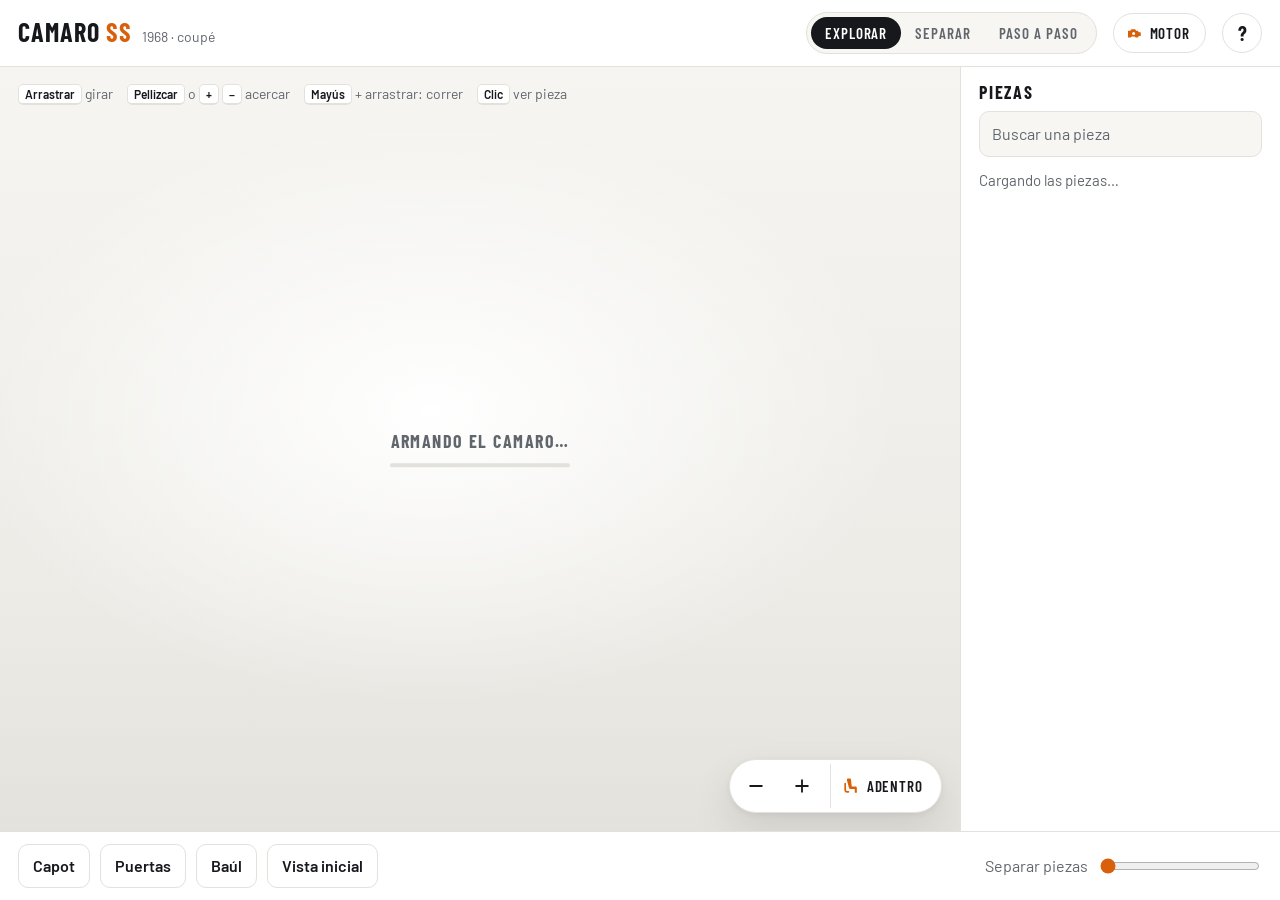
<file: index.html>
<!doctype html>
<html lang="es">
<head>
<meta charset="utf-8">
<meta name="viewport" content="width=device-width, initial-scale=1, viewport-fit=cover">
<title>Camaro SS 1968 · en 3D, pieza por pieza</title>
<meta name="description" content="El Camaro SS 1968 negro en 3D: giralo, abrí el capot, las puertas y el baúl, y tocá cada pieza para ver qué es y qué hace.">
<meta name="theme-color" content="#f3f2ee">
<link rel="preconnect" href="https://fonts.googleapis.com">
<link rel="preconnect" href="https://fonts.gstatic.com" crossorigin>
<link href="https://fonts.googleapis.com/css2?family=Barlow+Condensed:wght@500;600;700&family=Barlow:wght@400;500;600&display=swap" rel="stylesheet">
<link rel="stylesheet" href="css/estilos.css">
<!-- La vista Motor y el motor en marcha (sus módulos también los sumarían solos; acá, para que no salten al cargar) -->
<link rel="stylesheet" href="css/vista-motor.css">
<link rel="stylesheet" href="css/motor-vivo.css">
<!-- Ajustes finos para el celular: va última para ganarle a lo de arriba -->
<link rel="stylesheet" href="css/celular.css">
<!-- Three.js 0.186.1 va copiado en vendor/three (no depende de que ande un servidor de afuera) -->
<link rel="modulepreload" href="vendor/three/build/three.module.js">
<link rel="modulepreload" href="vendor/three/build/three.core.js">
<link rel="preload" href="modelos/carroceria.glb" as="fetch" crossorigin>
<link rel="preload" href="modelos/exterior.glb" as="fetch" crossorigin>
<link rel="preload" href="modelos/motor.glb" as="fetch" crossorigin>
<script type="importmap">
{
  "imports": {
    "three": "./vendor/three/build/three.module.js",
    "three/addons/": "./vendor/three/examples/jsm/"
  }
}
</script>
<script type="module" src="js/app.js"></script>
</head>
<body data-modo="explorar">
<a class="saltar" href="#lista-piezas">Ir a la lista de piezas</a>
<div class="app">
  <header class="barra">
    <div class="marca"><b>Camaro <span>SS</span></b><small>1968 · coupé</small></div>
    <nav class="modos" aria-label="Modo">
      <button type="button" data-modo="explorar" aria-pressed="true">Explorar</button>
      <button type="button" data-modo="separar" aria-pressed="false">Separar</button>
      <button type="button" data-modo="paso" aria-pressed="false">Paso a paso</button>
    </nav>
    <!-- Lo maneja js/modulos/vista-motor.js: saca el motor del auto y lo pone en el soporte de taller -->
    <button type="button" class="vm-boton-motor" data-vista-motor aria-pressed="false" title="Sacar el motor del auto y verlo en el soporte de taller"><svg viewBox="0 0 24 24" width="18" height="18" aria-hidden="true" focusable="false"><path d="M4 9h3l1.5-2h5L15 9h2l1.5 2H21v5h-2.5L17 18h-3l-1-1.5H9L7.5 18H4z" fill="currentColor"/><circle cx="11.5" cy="12.5" r="2" fill="var(--superficie, #fff)"/></svg>Motor</button>
    <button type="button" class="ayuda-boton" id="abrir-ayuda" aria-haspopup="dialog" aria-controls="ayuda" title="Cómo se usa (tecla ?)"><span aria-hidden="true">?</span><span class="solo-lector">Cómo se usa</span></button>
  </header>

  <main class="centro">
    <section class="escena" id="escena" aria-label="El auto en 3D">
      <div class="vista" id="vista">
        <canvas id="lienzo" tabindex="0" aria-label="Camaro SS 1968 en 3D. Con Mayúscula y las flechas lo girás, con las flechas lo corrés, con más y menos te acercás y con la A lo ves por adentro. Las piezas también se eligen desde la lista." aria-describedby="pista"></canvas>
        <div class="pista" id="pista"><span><kbd>Arrastrar</kbd> girar</span><span><kbd>Pellizcar</kbd> o <kbd>+</kbd> <kbd>−</kbd> acercar</span><span><kbd>Mayús</kbd> + arrastrar: correr</span><span><kbd>Clic</kbd> ver pieza</span></div>
        <div class="zoom" role="group" aria-label="Cámara">
          <button type="button" class="zoom-boton" id="alejar" title="Alejar (tecla −)"><svg viewBox="0 0 24 24" width="20" height="20" aria-hidden="true" focusable="false"><path d="M5 12h14" stroke="currentColor" stroke-width="2.2" stroke-linecap="round"/></svg><span class="solo-lector">Alejar</span></button>
          <button type="button" class="zoom-boton" id="acercar" title="Acercar (tecla +)"><svg viewBox="0 0 24 24" width="20" height="20" aria-hidden="true" focusable="false"><path d="M5 12h14M12 5v14" stroke="currentColor" stroke-width="2.2" stroke-linecap="round"/></svg><span class="solo-lector">Acercar</span></button>
          <button type="button" class="zoom-boton zoom-adentro" id="ver-adentro" aria-pressed="false" title="Ver por adentro, desde la cabina (tecla A)"><svg viewBox="0 0 24 24" width="20" height="20" aria-hidden="true" focusable="false"><path d="M7 4.5c0-.8.7-1.5 1.5-1.5h2c.8 0 1.4.6 1.5 1.4l.9 8.1h4.6c.8 0 1.5.7 1.5 1.5V20h-2.5v-4.5H11c-.8 0-1.4-.6-1.5-1.4z" fill="currentColor"/><path d="M5 9v7.5c0 1.4 1.1 2.5 2.5 2.5H9" fill="none" stroke="currentColor" stroke-width="2" stroke-linecap="round"/></svg><span>Adentro</span></button>
        </div>
        <div class="carga" id="carga" role="status">
          <b>Armando el Camaro…</b>
          <span class="carga-barra"><i id="carga-progreso"></i></span>
        </div>
        <p class="aviso" id="aviso" role="status" aria-live="polite"></p>
      </div>

      <svg class="guia" id="guia" aria-hidden="true" focusable="false">
        <path id="guia-linea" d=""/>
        <circle id="guia-punto" r="5" cx="-20" cy="-20"/>
      </svg>

      <article class="ficha" id="ficha" aria-labelledby="ficha-titulo" hidden>
        <button type="button" class="cerrar" id="ficha-cerrar" aria-label="Cerrar la ficha">×</button>
        <div class="grupo" id="ficha-grupo"></div>
        <h2 id="ficha-titulo" tabindex="-1"></h2>
        <div class="ficha-texto" id="ficha-texto"></div>
        <p class="falta" id="ficha-falta" hidden>Esta pieza todavía no está en el modelo 3D: por ahora solo tiene su ficha.</p>
        <div class="dato" id="ficha-dato"><b>Dato Camaro</b><span></span></div>
        <details class="saber-mas" id="ficha-saber">
          <summary>Saber más</summary>
          <div></div>
        </details>
        <div class="acciones">
          <button type="button" class="boton principal" id="ficha-separar">Separar esta pieza</button>
          <button type="button" class="boton" id="ficha-siguiente">Siguiente ›</button>
        </div>
      </article>
    </section>

    <aside class="panel" aria-labelledby="piezas-titulo">
      <h2 id="piezas-titulo">Piezas</h2>
      <div class="buscar">
        <label class="solo-lector" for="buscar">Buscar una pieza</label>
        <input type="search" id="buscar" placeholder="Buscar una pieza" autocomplete="off" spellcheck="false">
      </div>
      <div id="lista-piezas" tabindex="-1">
        <p class="lista-vacia">Cargando las piezas…</p>
      </div>
      <p class="lista-vacia" id="sin-resultados" hidden>Ninguna pieza se llama así.</p>
    </aside>
  </main>

  <footer class="controles">
    <div class="aberturas">
      <button type="button" class="boton" data-abrir="capot" aria-pressed="false">Capot</button>
      <button type="button" class="boton" data-abrir="puertas" aria-pressed="false">Puertas</button>
      <button type="button" class="boton" data-abrir="baul" aria-pressed="false">Baúl</button>
      <button type="button" class="boton" id="vista-inicial">Vista inicial</button>
    </div>
    <label class="separar" id="control-separar">Separar piezas <input type="range" id="separacion" min="0" max="100" value="0" step="1"></label>
    <div class="paso" id="paso" hidden>
      <button type="button" class="boton" id="paso-anterior">‹ Anterior</button>
      <p class="paso-texto" id="paso-texto" aria-live="polite"></p>
      <button type="button" class="boton principal" id="paso-siguiente">Siguiente ›</button>
    </div>
  </footer>
</div>

<!-- Cartel de ayuda: sale la primera vez y vuelve con el botón «?» de arriba (lo maneja js/app.js) -->
<dialog class="ayuda" id="ayuda" aria-labelledby="ayuda-titulo">
  <div class="ayuda-cabeza">
    <p class="ayuda-grupo">Cómo se usa</p>
    <h2 id="ayuda-titulo" tabindex="-1" autofocus>Manejalo con el touchpad o el teclado</h2>
    <p class="ayuda-bajada">No hace falta mouse ni rueda. Todo tiene también su botón en pantalla.</p>
  </div>
  <ul class="ayuda-lista">
    <li>
      <b>Girar el auto</b>
      <span class="con-touchpad">Apretá el touchpad y arrastrá con un dedo. Con el teclado: <kbd>Mayús</kbd> + <kbd>←</kbd> <kbd>→</kbd> <kbd>↑</kbd> <kbd>↓</kbd>.</span>
      <span class="con-dedo">Arrastrá con un dedo sobre el auto.</span>
    </li>
    <li>
      <b>Acercar y alejar</b>
      <span class="con-touchpad">Pellizcá con dos dedos en el touchpad, usá los botones <kbd>+</kbd> <kbd>−</kbd> de abajo a la derecha o las teclas <kbd>+</kbd> y <kbd>−</kbd>.</span>
      <span class="con-dedo">Pellizcá con dos dedos o usá los botones <kbd>+</kbd> <kbd>−</kbd> de abajo a la derecha.</span>
    </li>
    <li>
      <b>Correrte a un costado</b>
      <span class="con-touchpad">Mantené <kbd>Mayús</kbd> y arrastrá, o usá las flechas <kbd>←</kbd> <kbd>→</kbd> <kbd>↑</kbd> <kbd>↓</kbd>.</span>
      <span class="con-dedo">Arrastrá con dos dedos.</span>
    </li>
    <li>
      <b>Ver por adentro</b>
      <span>Tocá <kbd>Adentro</kbd>, abajo a la derecha (o la tecla <kbd>A</kbd>): te sentás atrás y mirás la cabina. <kbd>Salir</kbd> te saca.</span>
    </li>
    <li>
      <b>Volver al principio</b>
      <span>«Vista inicial», abajo, o la tecla <kbd>0</kbd>.</span>
    </li>
    <li>
      <b>Ver qué es cada pieza</b>
      <span>Tocá una pieza en el auto o elegila en la lista de Piezas: se marca en naranja y se abre su ficha. <kbd>Esc</kbd> la cierra.</span>
    </li>
    <li>
      <b>Separar y Paso a paso</b>
      <span>Arriba: «Separar» abre el auto en sus piezas (con la barra de abajo elegís cuánto). «Paso a paso» lo arma de a una pieza.</span>
    </li>
    <li>
      <b>Motor</b>
      <span>Saca el motor del auto y lo pone en un soporte de taller: ahí lo girás, lo separás en orden, lo prendés y lo ves por adentro.</span>
    </li>
  </ul>
  <div class="ayuda-pie">
    <p>Esta ayuda vuelve con el botón <kbd>?</kbd> de arriba.</p>
    <button type="button" class="boton principal" id="ayuda-entendido">Entendido</button>
  </div>
</dialog>

<!-- Script común (no módulo): corre aunque el navegador bloquee el 3D, para no dejar la barra quieta sin explicación. -->
<script>
  (function () {
    var carga = document.getElementById('carga');
    function aviso(texto) {
      carga.classList.add('error');
      carga.querySelector('b').textContent = texto;
      var barra = carga.querySelector('.carga-barra');
      if (barra) barra.remove();
    }
    // Abierto con doble clic (file://): Chrome y Edge no dejan cargar los modelos 3D desde un archivo suelto.
    if (location.protocol === 'file:') {
      aviso('Así no abre: el navegador no deja cargar el 3D desde un archivo suelto. Abrilo desde la vista previa de Taller o desde el link publicado.');
      return;
    }
    // Si el programa del 3D ni siquiera arrancó (se cortó la descarga, navegador viejo), lo decimos a los 25 s.
    setTimeout(function () {
      if (carga.classList.contains('listo') || carga.classList.contains('error') || carga.querySelector('button')) return;
      aviso('No pudo arrancar el 3D. Recargá la página; si sigue, probá con Chrome o Edge actualizados.');
    }, 25000);
  })();
</script>
</body>
</html>
</file>
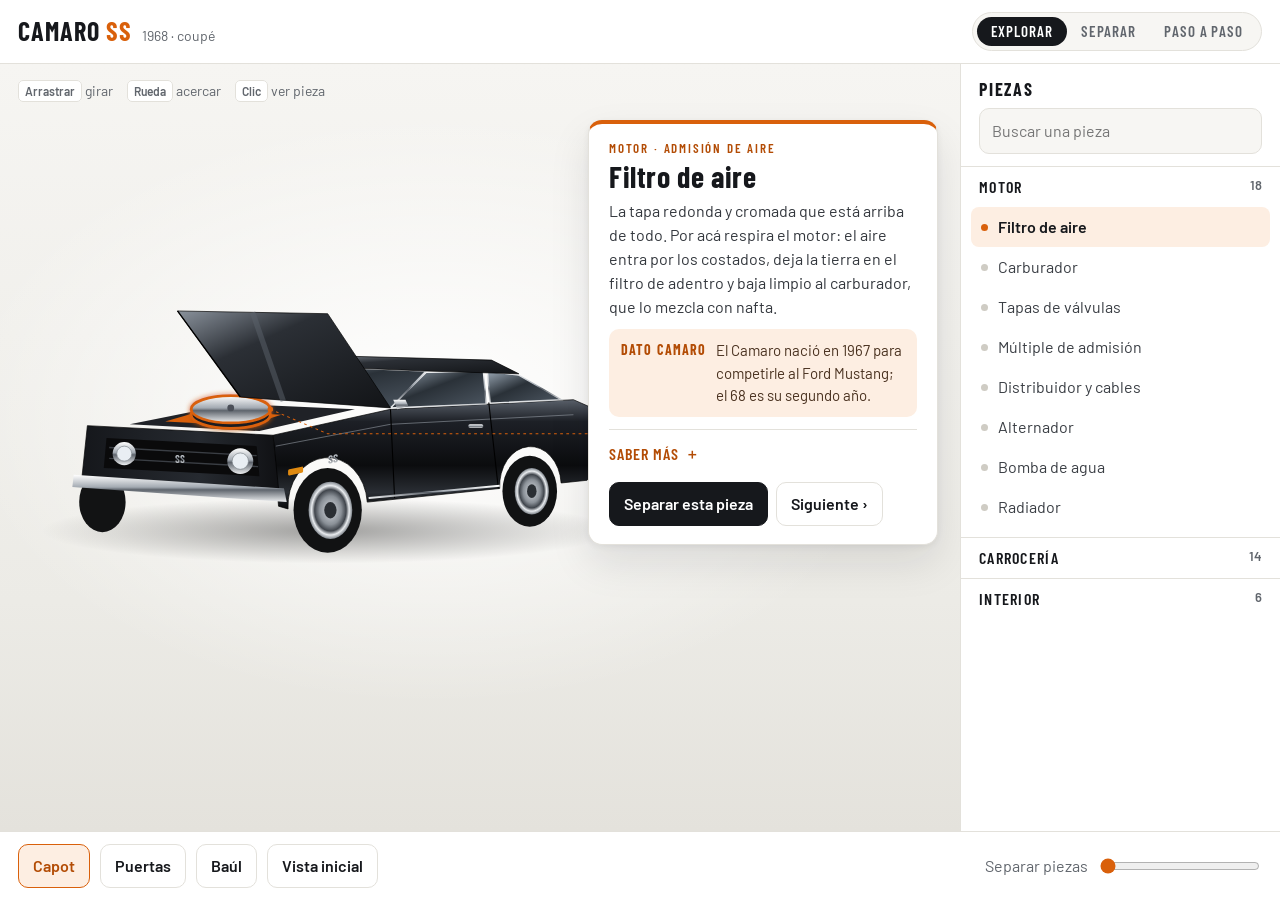
<file: docs/muestra-diseno.html>
<!doctype html>
<html lang="es">
<head>
<meta charset="utf-8">
<meta name="viewport" content="width=device-width, initial-scale=1">
<title>Muestra de diseño · Camaro SS</title>
<link rel="preconnect" href="https://fonts.googleapis.com">
<link rel="preconnect" href="https://fonts.gstatic.com" crossorigin>
<link href="https://fonts.googleapis.com/css2?family=Barlow+Condensed:wght@500;600;700&family=Barlow:wght@400;500;600&display=swap" rel="stylesheet">
<style>
  :root {
    --fondo: #f3f2ee;          /* blanco de estudio, apenas cálido */
    --superficie: #ffffff;
    --superficie-2: #f7f6f3;
    --linea: #e3e1db;
    --texto: #16181c;
    --texto-suave: #61666d;
    --acento: #d9600b;         /* naranja Chevrolet, el color del motor */
    --acento-texto: #b34c05;
    --acento-claro: #fdeee2;
    --letra-titulos: "Barlow Condensed", system-ui, sans-serif;
    --letra-texto: "Barlow", system-ui, sans-serif;
    --radio: 14px;
    --sombra: 0 18px 40px rgba(22, 24, 28, .10), 0 2px 6px rgba(22, 24, 28, .06);
  }
  * { box-sizing: border-box; }
  html, body { margin: 0; height: 100%; }
  body { background: var(--fondo); color: var(--texto); font: 400 16px/1.5 var(--letra-texto); }
  button { font: inherit; color: inherit; cursor: pointer; }
  :focus-visible { outline: 2px solid var(--acento); outline-offset: 2px; }

  .app { display: grid; grid-template-rows: auto 1fr auto; min-height: 100dvh; }

  .barra {
    display: flex; align-items: center; gap: 16px; flex-wrap: wrap;
    padding: 12px 18px; background: var(--superficie); border-bottom: 1px solid var(--linea);
  }
  .marca { display: flex; align-items: baseline; gap: 10px; margin-right: auto; }
  .marca b { font: 700 26px/1 var(--letra-titulos); letter-spacing: .04em; text-transform: uppercase; }
  .marca b span { color: var(--acento); }
  .marca small { color: var(--texto-suave); font-size: 14px; }
  .modos { display: flex; background: var(--superficie-2); border: 1px solid var(--linea); border-radius: 999px; padding: 4px; }
  .modos button {
    border: 0; background: none; padding: 7px 14px; border-radius: 999px;
    font: 600 15px/1 var(--letra-titulos); letter-spacing: .06em; text-transform: uppercase; color: var(--texto-suave);
  }
  .modos button[aria-pressed="true"] { background: var(--texto); color: #fff; }

  .centro { display: grid; grid-template-columns: 1fr 320px; min-height: 0; }
  .escena {
    position: relative; overflow: hidden; min-height: 440px;
    background:
      radial-gradient(ellipse 70% 55% at 45% 45%, #ffffff 0%, transparent 70%),
      linear-gradient(#f6f5f2 0%, #ecebe6 70%, #e4e2dc 100%);
  }
  .escena svg { position: absolute; left: 0; top: 0; width: 64%; height: 100%; }
  .pista { position: absolute; left: 18px; top: 16px; color: var(--texto-suave); font-size: 14px; display: flex; gap: 14px; flex-wrap: wrap; }
  .pista kbd { font: 600 12px/1 var(--letra-texto); border: 1px solid var(--linea); border-radius: 5px; padding: 3px 6px; background: var(--superficie); }

  .ficha {
    position: absolute; right: 22px; top: 56px; width: min(350px, calc(100% - 44px));
    background: var(--superficie); border: 1px solid var(--linea); border-top: 4px solid var(--acento);
    border-radius: var(--radio); padding: 18px 20px; box-shadow: var(--sombra);
  }
  .ficha .grupo { font: 600 13px/1 var(--letra-titulos); letter-spacing: .14em; text-transform: uppercase; color: var(--acento-texto); }
  .ficha h2 { margin: 6px 0 8px; font: 700 30px/1 var(--letra-titulos); letter-spacing: .02em; }
  .ficha p { margin: 0 0 10px; color: #33373d; }
  .dato {
    display: flex; gap: 10px; background: var(--acento-claro); border-radius: 10px; padding: 10px 12px; font-size: 15px; color: #4a3220;
  }
  .dato b { font: 700 14px/1.5 var(--letra-titulos); letter-spacing: .08em; text-transform: uppercase; color: var(--acento-texto); white-space: nowrap; }
  .saber-mas { margin-top: 12px; border-top: 1px solid var(--linea); padding-top: 10px; }
  .saber-mas summary {
    cursor: pointer; font: 600 16px/1 var(--letra-titulos); letter-spacing: .06em; text-transform: uppercase; color: var(--acento-texto);
    list-style: none; display: flex; align-items: center; gap: 6px; min-height: 28px;
  }
  .saber-mas summary::after { content: "＋"; font-size: 14px; }
  .saber-mas[open] summary::after { content: "－"; }
  .saber-mas p { margin-top: 8px; font-size: 15px; }
  .acciones { display: flex; gap: 8px; margin-top: 14px; }
  .boton { border: 1px solid var(--linea); background: var(--superficie); border-radius: 10px; padding: 9px 14px; min-height: 40px; font-weight: 600; }
  .boton.principal { background: var(--texto); border-color: var(--texto); color: #fff; }

  .panel { border-left: 1px solid var(--linea); background: var(--superficie); overflow: auto; }
  .panel h2 { margin: 0; padding: 16px 18px 10px; font: 700 18px/1 var(--letra-titulos); letter-spacing: .1em; text-transform: uppercase; }
  .buscar { margin: 0 18px 12px; }
  .buscar input { width: 100%; padding: 10px 12px; border-radius: 10px; border: 1px solid var(--linea); background: var(--superficie-2); color: var(--texto); font: inherit; }
  .grupo-piezas { border-top: 1px solid var(--linea); }
  .grupo-piezas > summary {
    list-style: none; padding: 12px 18px; display: flex; justify-content: space-between;
    font: 600 16px/1 var(--letra-titulos); letter-spacing: .08em; text-transform: uppercase; cursor: pointer;
  }
  .grupo-piezas > summary span { color: var(--texto-suave); font-family: var(--letra-texto); font-size: 13px; letter-spacing: 0; }
  .grupo-piezas ul { list-style: none; margin: 0; padding: 0 10px 10px; }
  .grupo-piezas li button { width: 100%; text-align: left; border: 0; background: none; padding: 8px 10px; border-radius: 8px; display: flex; align-items: center; gap: 10px; color: #3a3e44; }
  .grupo-piezas li button::before { content: ""; width: 7px; height: 7px; border-radius: 50%; background: #cfccc4; }
  .grupo-piezas li button:hover { background: var(--superficie-2); }
  .grupo-piezas li button[aria-current="true"] { background: var(--acento-claro); color: var(--texto); font-weight: 600; }
  .grupo-piezas li button[aria-current="true"]::before { background: var(--acento); }

  .controles { display: flex; align-items: center; gap: 10px; flex-wrap: wrap; padding: 12px 18px; border-top: 1px solid var(--linea); background: var(--superficie); }
  .controles .boton[aria-pressed="true"] { border-color: var(--acento); color: var(--acento-texto); background: var(--acento-claro); }
  .separar { display: flex; align-items: center; gap: 10px; margin-left: auto; color: var(--texto-suave); }
  .separar input { accent-color: var(--acento); width: 160px; }

  @media (max-width: 820px) {
    .centro { grid-template-columns: 1fr; }
    .escena { min-height: 0; padding-bottom: 14px; }
    .escena svg { position: relative; display: block; width: 100%; height: 280px; }
    .pista { display: none; }
    .ficha { position: static; width: auto; margin: 0 12px; }
    .ficha h2 { font-size: 26px; }
    .panel { border-left: 0; border-top: 1px solid var(--linea); }
    .modos button { padding: 7px 10px; font-size: 13px; }
    .separar { margin-left: 0; width: 100%; }
    .separar input { flex: 1; }
  }
</style>
</head>
<body>
<div class="app">
  <header class="barra">
    <div class="marca"><b>Camaro <span>SS</span></b><small>1968 · coupé</small></div>
    <nav class="modos" aria-label="Modo">
      <button aria-pressed="true">Explorar</button>
      <button aria-pressed="false">Separar</button>
      <button aria-pressed="false">Paso a paso</button>
    </nav>
  </header>

  <main class="centro">
    <section class="escena" aria-label="Auto en 3D">
      <div class="pista"><span><kbd>Arrastrar</kbd> girar</span><span><kbd>Rueda</kbd> acercar</span><span><kbd>Clic</kbd> ver pieza</span></div>

      <!-- Boceto plano de la vista de arranque (3/4 de adelante). En el proyecto real es el modelo 3D. -->
      <svg viewBox="40 60 900 420" preserveAspectRatio="xMidYMid meet" role="img" aria-label="Camaro negro visto de tres cuartos de adelante, con el capot abierto y el filtro de aire marcado">
        <defs>
          <linearGradient id="chapaLado" x1="0" y1="0" x2="0" y2="1">
            <stop offset="0" stop-color="#5a616b"/><stop offset=".2" stop-color="#1d2026"/>
            <stop offset=".6" stop-color="#0b0c0e"/><stop offset=".85" stop-color="#2a2e34"/><stop offset="1" stop-color="#08090a"/>
          </linearGradient>
          <linearGradient id="chapaFrente" x1="0" y1="0" x2="1" y2="0">
            <stop offset="0" stop-color="#15171b"/><stop offset=".6" stop-color="#262a30"/><stop offset="1" stop-color="#101114"/>
          </linearGradient>
          <linearGradient id="chapaArriba" x1="0" y1="0" x2="1" y2="1">
            <stop offset="0" stop-color="#8a929c"/><stop offset=".35" stop-color="#2b2f35"/><stop offset="1" stop-color="#121417"/>
          </linearGradient>
          <linearGradient id="vidrio" x1="0" y1="0" x2="1" y2="1">
            <stop offset="0" stop-color="#9aa7b4"/><stop offset=".45" stop-color="#2a3138"/><stop offset="1" stop-color="#4d5762"/>
          </linearGradient>
          <linearGradient id="cromo" x1="0" y1="0" x2="0" y2="1">
            <stop offset="0" stop-color="#ffffff"/><stop offset=".45" stop-color="#a3aab2"/>
            <stop offset=".55" stop-color="#5f656d"/><stop offset="1" stop-color="#eef0f2"/>
          </linearGradient>
          <radialGradient id="llanta">
            <stop offset="0" stop-color="#d7dbe0"/><stop offset=".5" stop-color="#8a9097"/>
            <stop offset=".72" stop-color="#40454c"/><stop offset=".86" stop-color="#e9ecef"/><stop offset="1" stop-color="#7d838a"/>
          </radialGradient>
          <radialGradient id="sombra"><stop offset="0" stop-color="#000" stop-opacity=".35"/><stop offset="1" stop-color="#000" stop-opacity="0"/></radialGradient>
          <filter id="brillo" x="-50%" y="-50%" width="200%" height="200%">
            <feGaussianBlur stdDeviation="4" result="b"/><feMerge><feMergeNode in="b"/><feMergeNode in="SourceGraphic"/></feMerge>
          </filter>
        </defs>

        <!-- sombra en el piso -->
        <ellipse cx="520" cy="392" rx="420" ry="48" fill="url(#sombra)"/>

        <!-- rueda delantera derecha (la de atrás del frente) -->
        <ellipse cx="190" cy="350" rx="34" ry="44" fill="#121314"/>

        <!-- costado izquierdo -->
        <path d="M440 252 L612 214 L880 200 L912 214 L916 300 L900 318 L862 322 A44 56 0 0 0 772 330 L578 350 A58 70 0 0 0 462 360 L448 356 Z" fill="url(#chapaLado)" stroke="#000" stroke-width="1"/>
        <!-- línea de cintura -->
        <path d="M444 268 L612 236 L880 222" fill="none" stroke="#9aa1aa" stroke-width="1.4" opacity=".6"/>
        <!-- vidrios laterales -->
        <path d="M612 212 L664 160 L748 158 L752 206 Z" fill="url(#vidrio)" stroke="url(#cromo)" stroke-width="2"/>
        <path d="M758 205 L754 158 L800 164 L862 200 Z" fill="url(#vidrio)" stroke="url(#cromo)" stroke-width="2"/>
        <!-- techo y parabrisas -->
        <path d="M470 150 L664 158 L612 212 L392 196 Z" fill="url(#vidrio)" stroke="url(#cromo)" stroke-width="2"/>
        <path d="M470 150 L540 136 L760 142 L800 162 L664 158 Z" fill="url(#chapaArriba)" stroke="#000" stroke-width="1"/>
        <!-- puerta, manija y espejo -->
        <path d="M612 214 L618 344 M756 204 L770 330" stroke="#000" stroke-width="1.6"/>
        <rect x="726" y="236" width="22" height="5" rx="2.5" fill="url(#cromo)"/>
        <path d="M622 214 l-6 -14 h18 l4 9 z" fill="url(#cromo)"/>
        <!-- moldura del zócalo y luz lateral ámbar -->
        <path d="M580 344 L772 326" stroke="url(#cromo)" stroke-width="3"/>
        <rect x="462" y="300" width="22" height="9" rx="2" fill="#e08a10" transform="skewY(-12)" transform-origin="473 304"/>
        <text x="520" y="292" font-family="Barlow Condensed, sans-serif" font-weight="700" font-size="17" fill="url(#cromo)" transform="skewY(-10)" transform-origin="530 286">SS</text>

        <!-- motor (se ve con el capot levantado) -->
        <path d="M230 236 L420 246 L560 214 L380 206 Z" fill="#202227"/>
        <path d="M282 232 L402 238 L452 222 L336 216 Z" fill="#d9600b"/>
        <g filter="url(#brillo)">
          <ellipse cx="378" cy="222" rx="58" ry="20" fill="#1a1c20" stroke="#d9600b" stroke-width="4"/>
          <ellipse cx="378" cy="214" rx="58" ry="20" fill="url(#cromo)" stroke="#d9600b" stroke-width="4"/>
          <circle cx="378" cy="212" r="5" fill="#4b5058"/>
        </g>

        <!-- frente -->
        <path d="M168 238 L440 252 L448 330 L160 314 Z" fill="url(#chapaFrente)" stroke="#000" stroke-width="1"/>
        <path d="M196 256 L416 268 L420 312 L192 300 Z" fill="#0a0a0b"/>
        <path d="M200 270 L416 282 M200 286 L418 298" stroke="#3a3e44" stroke-width="2"/>
        <circle cx="222" cy="279" r="17" fill="url(#cromo)"/><circle cx="222" cy="279" r="11" fill="#e9eef3" stroke="#7d838a"/>
        <circle cx="392" cy="290" r="19" fill="url(#cromo)"/><circle cx="392" cy="290" r="12" fill="#e9eef3" stroke="#7d838a"/>
        <text x="296" y="292" font-family="Barlow Condensed, sans-serif" font-weight="700" font-size="16" fill="url(#cromo)">SS</text>
        <!-- paragolpes -->
        <path d="M148 310 L456 330 L460 350 L146 328 Z" fill="url(#cromo)"/>

        <!-- capot abierto (bisagra atrás, junto al parabrisas) -->
        <path d="M392 196 L612 212 L520 74 L300 70 Z" fill="url(#chapaArriba)" stroke="#000" stroke-width="1"/>
        <path d="M455 202 L410 72" stroke="#5c636c" stroke-width="8" opacity=".5"/>
        <path d="M392 196 L300 70" stroke="#000" stroke-width="2"/>

        <!-- ruedas izquierdas -->
        <ellipse cx="520" cy="362" rx="50" ry="62" fill="#111213"/>
        <ellipse cx="524" cy="362" rx="32" ry="42" fill="url(#llanta)"/>
        <ellipse cx="524" cy="362" rx="9" ry="12" fill="#2b2f34"/>
        <ellipse cx="816" cy="334" rx="40" ry="52" fill="#111213"/>
        <ellipse cx="819" cy="334" rx="25" ry="34" fill="url(#llanta)"/>
        <ellipse cx="819" cy="334" rx="7" ry="10" fill="#2b2f34"/>

        <!-- línea a la ficha -->
        <path d="M436 214 L520 250 L940 250" fill="none" stroke="#d9600b" stroke-width="1.5" stroke-dasharray="4 5"/>
        <circle cx="436" cy="214" r="4" fill="#d9600b"/>
      </svg>

      <article class="ficha" aria-live="polite">
        <div class="grupo">Motor · Admisión de aire</div>
        <h2>Filtro de aire</h2>
        <p>La tapa redonda y cromada que está arriba de todo. Por acá respira el motor: el aire entra por los costados, deja la tierra en el filtro de adentro y baja limpio al carburador, que lo mezcla con nafta.</p>
        <div class="dato"><b>Dato Camaro</b><span>El Camaro nació en 1967 para competirle al Ford Mustang; el 68 es su segundo año.</span></div>
        <details class="saber-mas">
          <summary>Saber más</summary>
          <p>Adentro hay un aro de papel plegado. Si se tapa, el motor «se ahoga»: pierde fuerza y gasta más nafta. Por eso se cambia más o menos cada 15.000 km.</p>
          <p>Un V8 como este respira mucho aire: a fondo, en un minuto pasa por el filtro el aire de una habitación chica. Por eso el filtro es tan ancho.</p>
        </details>
        <div class="acciones">
          <button class="boton principal">Separar esta pieza</button>
          <button class="boton">Siguiente ›</button>
        </div>
      </article>
    </section>

    <aside class="panel" aria-label="Piezas">
      <h2>Piezas</h2>
      <div class="buscar"><input type="search" placeholder="Buscar una pieza" aria-label="Buscar una pieza"></div>
      <details class="grupo-piezas" open>
        <summary>Motor <span>18</span></summary>
        <ul>
          <li><button aria-current="true">Filtro de aire</button></li>
          <li><button>Carburador</button></li>
          <li><button>Tapas de válvulas</button></li>
          <li><button>Múltiple de admisión</button></li>
          <li><button>Distribuidor y cables</button></li>
          <li><button>Alternador</button></li>
          <li><button>Bomba de agua</button></li>
          <li><button>Radiador</button></li>
        </ul>
      </details>
      <details class="grupo-piezas"><summary>Carrocería <span>14</span></summary></details>
      <details class="grupo-piezas"><summary>Interior <span>6</span></summary></details>
    </aside>
  </main>

  <footer class="controles">
    <button class="boton" aria-pressed="true">Capot</button>
    <button class="boton" aria-pressed="false">Puertas</button>
    <button class="boton" aria-pressed="false">Baúl</button>
    <button class="boton">Vista inicial</button>
    <label class="separar">Separar piezas <input type="range" min="0" max="100" value="0"></label>
  </footer>
</div>
</body>
</html>
</file>
<file: css/estilos.css>
/* Camaro SS · estilos de la pantalla (diseño aprobado en docs/muestra-diseno.html) */

:root {
  --fondo: #f3f2ee;          /* blanco de estudio, apenas cálido */
  --superficie: #ffffff;
  --superficie-2: #f7f6f3;
  --linea: #e3e1db;
  --texto: #16181c;
  --texto-suave: #61666d;
  --acento: #d9600b;         /* naranja Chevrolet, el color del motor */
  --acento-texto: #b34c05;
  --acento-claro: #fdeee2;
  --letra-titulos: "Barlow Condensed", system-ui, sans-serif;
  --letra-texto: "Barlow", system-ui, sans-serif;
  --radio: 14px;
  --sombra: 0 18px 40px rgba(22, 24, 28, .10), 0 2px 6px rgba(22, 24, 28, .06);
  --ancho-panel: 320px;
}

* { box-sizing: border-box; }
html, body { margin: 0; height: 100%; }
body { background: var(--fondo); color: var(--texto); font: 400 16px/1.5 var(--letra-texto); -webkit-tap-highlight-color: transparent; }
button { font: inherit; color: inherit; cursor: pointer; }
button:disabled { cursor: not-allowed; opacity: .45; }
:focus-visible { outline: 2px solid var(--acento); outline-offset: 2px; }
[hidden] { display: none !important; }

.solo-lector {
  position: absolute; width: 1px; height: 1px; padding: 0; margin: -1px;
  overflow: hidden; clip: rect(0 0 0 0); white-space: nowrap; border: 0;
}
.saltar {
  position: absolute; left: 12px; top: -60px; z-index: 50;
  background: var(--texto); color: #fff; padding: 10px 14px; border-radius: 10px; text-decoration: none; font-weight: 600;
}
.saltar:focus { top: 12px; }

/* ---------- Armado general: barra · centro · controles ---------- */
.app { display: grid; grid-template-rows: auto 1fr auto; height: 100dvh; }

.barra {
  display: flex; align-items: center; gap: 16px; flex-wrap: wrap;
  padding: 12px 18px; background: var(--superficie); border-bottom: 1px solid var(--linea);
}
.marca { display: flex; align-items: baseline; gap: 10px; margin-right: auto; }
.marca b { font: 700 26px/1 var(--letra-titulos); letter-spacing: .04em; text-transform: uppercase; }
.marca b span { color: var(--acento); }
.marca small { color: var(--texto-suave); font-size: 14px; }
.modos { display: flex; background: var(--superficie-2); border: 1px solid var(--linea); border-radius: 999px; padding: 4px; }
.modos button {
  border: 0; background: none; padding: 8px 14px; min-height: 32px; border-radius: 999px;
  font: 600 15px/1 var(--letra-titulos); letter-spacing: .06em; text-transform: uppercase; color: var(--texto-suave);
  transition: background-color .2s, color .2s;
}
.modos button:hover { color: var(--texto); }
.modos button[aria-pressed="true"] { background: var(--texto); color: #fff; }

.centro { display: grid; grid-template-columns: 1fr var(--ancho-panel); min-height: 0; }

/* ---------- La escena 3D ---------- */
.escena {
  position: relative; overflow: hidden; min-height: 0;
  background:
    radial-gradient(ellipse 70% 55% at 45% 45%, #ffffff 0%, transparent 70%),
    linear-gradient(#f6f5f2 0%, #ecebe6 70%, #e4e2dc 100%);
}
.vista { position: absolute; inset: 0; }
.vista canvas { display: block; width: 100%; height: 100%; touch-action: none; outline-offset: -3px; }
.vista canvas.sobre-pieza { cursor: pointer; }

.pista { position: absolute; left: 18px; top: 16px; color: var(--texto-suave); font-size: 14px; display: flex; gap: 14px; flex-wrap: wrap; pointer-events: none; }
.pista kbd { font: 600 12px/1 var(--letra-texto); border: 1px solid var(--linea); border-radius: 5px; padding: 3px 6px; background: var(--superficie); color: var(--texto); }

.carga {
  position: absolute; left: 50%; top: 50%; transform: translate(-50%, -50%);
  display: grid; gap: 10px; justify-items: center; text-align: center;
  font: 600 18px/1.2 var(--letra-titulos); letter-spacing: .08em; text-transform: uppercase; color: var(--texto-suave);
  transition: opacity .4s;
}
.carga-barra { width: 180px; height: 4px; border-radius: 4px; background: var(--linea); overflow: hidden; }
.carga-barra i { display: block; height: 100%; width: 0; background: var(--acento); transition: width .2s; }
.carga.listo { opacity: 0; pointer-events: none; }
.carga.error b { color: var(--acento-texto); text-transform: none; letter-spacing: .02em; max-width: 30ch; }

.aviso {
  position: absolute; left: 50%; bottom: 16px; transform: translate(-50%, 8px); margin: 0;
  background: var(--texto); color: #fff; padding: 9px 14px; border-radius: 10px; font-size: 15px;
  max-width: calc(100% - 32px); width: max-content;
  opacity: 0; pointer-events: none; transition: opacity .25s, transform .25s;
}
.aviso.visible { opacity: 1; transform: translate(-50%, 0); }

/* Línea punteada que une la pieza marcada con su ficha */
.guia { position: absolute; inset: 0; width: 100%; height: 100%; pointer-events: none; overflow: visible; }
.guia path { fill: none; stroke: var(--acento); stroke-width: 1.5; stroke-dasharray: 4 5; }
.guia circle { fill: var(--acento); stroke: #fff; stroke-width: 2; }

/* ---------- Ficha de la pieza ---------- */
.ficha {
  position: absolute; right: 22px; top: 22px; width: min(350px, calc(100% - 44px));
  max-height: calc(100% - 44px); overflow: auto; overscroll-behavior: contain;
  background: var(--superficie); border: 1px solid var(--linea); border-top: 4px solid var(--acento);
  border-radius: var(--radio); padding: 18px 20px; box-shadow: var(--sombra);
  animation: aparecer .25s ease-out;
}
@keyframes aparecer { from { opacity: 0; transform: translateY(6px); } }
.ficha .cerrar {
  position: absolute; right: 8px; top: 8px; width: 36px; height: 36px; border: 0; border-radius: 50%;
  background: none; font-size: 24px; line-height: 1; color: var(--texto-suave);
}
.ficha .cerrar:hover { background: var(--superficie-2); color: var(--texto); }
.ficha .grupo { font: 600 13px/1.2 var(--letra-titulos); letter-spacing: .14em; text-transform: uppercase; color: var(--acento-texto); padding-right: 36px; }
.ficha h2 { margin: 6px 0 8px; font: 700 30px/1 var(--letra-titulos); letter-spacing: .02em; padding-right: 24px; }
.ficha h2:focus { outline: none; }
.ficha p { margin: 0 0 10px; color: #33373d; }
.ficha .falta { font-size: 14px; color: var(--texto-suave); font-style: italic; }
.dato {
  display: flex; gap: 10px; background: var(--acento-claro); border-radius: 10px; padding: 10px 12px; font-size: 15px; color: #4a3220;
}
.dato b { font: 700 14px/1.5 var(--letra-titulos); letter-spacing: .08em; text-transform: uppercase; color: var(--acento-texto); white-space: nowrap; }
.saber-mas { margin-top: 12px; border-top: 1px solid var(--linea); padding-top: 10px; }
.saber-mas summary {
  cursor: pointer; font: 600 16px/1 var(--letra-titulos); letter-spacing: .06em; text-transform: uppercase; color: var(--acento-texto);
  list-style: none; display: flex; align-items: center; gap: 6px; min-height: 28px;
}
.saber-mas summary::-webkit-details-marker { display: none; }
.saber-mas summary::after { content: "＋"; font-size: 14px; }
.saber-mas[open] summary::after { content: "－"; }
.saber-mas p { margin-top: 8px; font-size: 15px; }
.acciones { display: flex; gap: 8px; margin-top: 14px; flex-wrap: wrap; }

.boton {
  border: 1px solid var(--linea); background: var(--superficie); border-radius: 10px;
  padding: 9px 14px; min-height: 40px; font-weight: 600; transition: background-color .15s, border-color .15s;
}
.boton:hover { border-color: #c9c6be; }
.boton.principal { background: var(--texto); border-color: var(--texto); color: #fff; }
.boton.principal:hover { background: #2b2e34; }

/* ---------- Lista de piezas ---------- */
.panel { border-left: 1px solid var(--linea); background: var(--superficie); overflow: auto; overscroll-behavior: contain; }
.panel h2 { margin: 0; padding: 16px 18px 10px; font: 700 18px/1 var(--letra-titulos); letter-spacing: .1em; text-transform: uppercase; }
.buscar { margin: 0 18px 12px; }
.buscar input {
  width: 100%; padding: 10px 12px; border-radius: 10px; border: 1px solid var(--linea);
  background: var(--superficie-2); color: var(--texto); font: inherit;
}
.buscar input::placeholder { color: var(--texto-suave); }
#lista-piezas:focus { outline: none; }
.lista-vacia { margin: 8px 18px 16px; color: var(--texto-suave); font-size: 15px; }
.grupo-piezas { border-top: 1px solid var(--linea); }
.grupo-piezas > summary {
  list-style: none; padding: 12px 18px; display: flex; justify-content: space-between; align-items: center;
  font: 600 16px/1 var(--letra-titulos); letter-spacing: .08em; text-transform: uppercase; cursor: pointer;
}
.grupo-piezas > summary::-webkit-details-marker { display: none; }
.grupo-piezas > summary span { color: var(--texto-suave); font-family: var(--letra-texto); font-size: 13px; letter-spacing: 0; display: flex; align-items: center; gap: 8px; }
.grupo-piezas > summary span::after { content: "›"; font-size: 18px; transition: transform .2s; }
.grupo-piezas[open] > summary span::after { transform: rotate(90deg); }
.grupo-piezas ul { list-style: none; margin: 0; padding: 0 10px 10px; }
.grupo-piezas li button {
  width: 100%; text-align: left; border: 0; background: none; padding: 8px 10px; min-height: 36px; border-radius: 8px;
  display: flex; align-items: center; gap: 10px; color: #3a3e44;
}
.grupo-piezas li button::before { content: ""; flex: none; width: 7px; height: 7px; border-radius: 50%; background: #cfccc4; }
.grupo-piezas li button:hover { background: var(--superficie-2); }
.grupo-piezas li button[aria-current="true"] { background: var(--acento-claro); color: var(--texto); font-weight: 600; }
.grupo-piezas li button[aria-current="true"]::before { background: var(--acento); }
.grupo-piezas li button .sin-modelo { margin-left: auto; font-size: 12px; color: var(--texto-suave); font-weight: 400; }

/* ---------- Controles de abajo ---------- */
.controles {
  display: flex; align-items: center; gap: 10px; flex-wrap: wrap;
  padding: 12px 18px; border-top: 1px solid var(--linea); background: var(--superficie);
}
.aberturas { display: flex; gap: 10px; flex-wrap: wrap; }
.controles .boton[aria-pressed="true"] { border-color: var(--acento); color: var(--acento-texto); background: var(--acento-claro); }
.separar { display: flex; align-items: center; gap: 10px; margin-left: auto; color: var(--texto-suave); }
.separar input { accent-color: var(--acento); width: 160px; min-height: 24px; }
.paso { display: flex; align-items: center; gap: 10px; margin-left: auto; }
.paso-texto { margin: 0; min-width: 12ch; font: 600 16px/1.2 var(--letra-titulos); letter-spacing: .06em; text-transform: uppercase; text-align: center; }
.paso-texto small { display: block; font: 400 13px/1.3 var(--letra-texto); letter-spacing: 0; text-transform: none; color: var(--texto-suave); }
body[data-modo="paso"] .separar { display: none; }

/* ---------- Botón «?» de la barra ---------- */
.ayuda-boton {
  width: 40px; height: 40px; flex: none; border-radius: 50%;
  border: 1px solid var(--linea); background: var(--superficie); color: var(--texto);
  font: 700 20px/1 var(--letra-titulos); transition: background-color .2s, border-color .2s, color .2s;
}
.ayuda-boton:hover { border-color: var(--acento); color: var(--acento-texto); background: var(--acento-claro); }

/* ---------- Cámara: alejar, acercar y ver por adentro (abajo a la derecha del 3D) ---------- */
.zoom {
  position: absolute; right: 18px; bottom: 18px; z-index: 3;
  display: flex; align-items: center; gap: 2px; padding: 4px;
  background: var(--superficie); border: 1px solid var(--linea); border-radius: 999px; box-shadow: var(--sombra);
}
.zoom-boton {
  min-width: 44px; height: 44px; display: inline-flex; align-items: center; justify-content: center; gap: 6px;
  border: 0; border-radius: 999px; background: none; color: var(--texto); transition: background-color .15s, color .15s;
}
.zoom-boton:hover { background: var(--superficie-2); }
.zoom-boton:active { background: var(--acento-claro); color: var(--acento-texto); }
.zoom-adentro {
  padding: 0 14px 0 10px; margin-left: 4px; border-left: 1px solid var(--linea); border-radius: 0 999px 999px 0;
  font: 600 15px/1 var(--letra-titulos); letter-spacing: .06em; text-transform: uppercase;
}
.zoom-adentro svg { color: var(--acento); }
.zoom-adentro[aria-pressed="true"] { background: var(--texto); color: #fff; border-radius: 999px; }
.zoom-adentro[aria-pressed="true"] svg { color: #fff; }
/* En la cabina la pista de arriba no se lee sobre el tablero oscuro: se esconde */
body[data-cabina] .pista { visibility: hidden; }
/* Con el motor en el soporte no hay cabina para mirar (su «Por adentro» es otra cosa) */
body[data-vista="motor"] .zoom-adentro { display: none; }
/* La ficha flotante no tapa los botones de la cámara */
.ficha { max-height: calc(100% - 44px - 64px); }
/* La ayuda corta de la vista Motor la reemplaza el cartel general (mismos controles en las dos vistas) */
.vm-ayuda { display: none !important; }

/* ---------- Cartel de ayuda ---------- */
.ayuda {
  width: min(680px, calc(100% - 32px)); max-height: calc(100dvh - 32px); padding: 0; overflow: auto;
  border: 1px solid var(--linea); border-top: 4px solid var(--acento); border-radius: var(--radio);
  background: var(--superficie); color: var(--texto); box-shadow: var(--sombra);
}
.ayuda[open] { animation: aparecer .25s ease-out; }
.ayuda::backdrop { background: rgba(22, 24, 28, .38); }
.ayuda-cabeza { padding: 22px 24px 6px; }
.ayuda-grupo { margin: 0; font: 600 13px/1.2 var(--letra-titulos); letter-spacing: .14em; text-transform: uppercase; color: var(--acento-texto); }
.ayuda h2:focus { outline: none; }
.ayuda h2 { margin: 6px 0 4px; font: 700 30px/1.05 var(--letra-titulos); letter-spacing: .02em; text-transform: uppercase; }
.ayuda-bajada { margin: 0; color: var(--texto-suave); }
.ayuda-lista {
  list-style: none; margin: 0; padding: 14px 24px 4px;
  display: grid; grid-template-columns: 1fr 1fr; gap: 10px;
}
.ayuda-lista li { background: var(--superficie-2); border: 1px solid var(--linea); border-radius: 10px; padding: 11px 13px; display: grid; gap: 3px; align-content: start; }
.ayuda-lista b { font: 700 16px/1.2 var(--letra-titulos); letter-spacing: .07em; text-transform: uppercase; }
.ayuda-lista span { font-size: 15px; line-height: 1.45; color: #33373d; }
.ayuda kbd, .pista kbd {
  font: 600 12px/1 var(--letra-texto); border: 1px solid var(--linea); border-bottom-width: 2px; border-radius: 5px;
  padding: 2px 6px; background: var(--superficie); color: var(--texto); white-space: nowrap;
}
.con-dedo { display: none; }
@media (pointer: coarse) {
  .con-touchpad { display: none; }
  .con-dedo { display: inline; }
}
.ayuda-pie { display: flex; align-items: center; justify-content: space-between; gap: 12px; flex-wrap: wrap; padding: 14px 24px 20px; }
.ayuda-pie p { margin: 0; font-size: 14px; color: var(--texto-suave); }
.ayuda-pie .boton { min-width: 150px; min-height: 44px; font: 700 17px/1 var(--letra-titulos); letter-spacing: .08em; text-transform: uppercase; }

/* ---------- Celular y tablet angosta ---------- */
@media (max-width: 820px) {
  .app { height: auto; min-height: 100dvh; }
  .barra { padding: 10px 14px; gap: 10px; }
  .marca b { font-size: 24px; }
  .modos button { padding: 8px 10px; font-size: 13px; }
  .centro { grid-template-columns: 1fr; }
  .escena { overflow: visible; padding-bottom: 14px; }
  .vista { position: relative; inset: auto; height: min(58svh, 520px); min-height: 280px; }
  .pista { display: none; }
  .guia path { display: none; }
  .ficha { position: static; width: auto; max-height: none; margin: 0 12px; }
  .ficha h2 { font-size: 26px; }
  .panel { border-left: 0; border-top: 1px solid var(--linea); overflow: visible; }
  .controles {
    position: sticky; bottom: 0; z-index: 5; padding: 10px 12px calc(10px + env(safe-area-inset-bottom));
    box-shadow: 0 -6px 18px rgba(22, 24, 28, .06);
  }
  .aberturas { gap: 8px; width: 100%; }
  .aberturas .boton { flex: 1 1 auto; padding: 8px 10px; }
  .separar, .paso { margin-left: 0; width: 100%; }
  .separar input { flex: 1; width: auto; }
  .paso-texto { flex: 1; }
}

@media (prefers-reduced-motion: reduce) {
  *, *::before, *::after { animation: none !important; transition: none !important; }
}
</file>
<file: css/vista-motor.css>
/* Vista Motor: el botón «Motor» de arriba, la barra del soporte y el fundido.
   Usa las variables de estilos.css (colores, letras, radio). Lo arma js/modulos/vista-motor.js. */

/* ---------- El botón «Motor» de la barra de arriba ---------- */
.vm-boton-motor {
  display: inline-flex; align-items: center; gap: 7px;
  min-height: 40px; padding: 8px 15px 8px 11px; border-radius: 999px;
  border: 1px solid var(--linea); background: var(--superficie); color: var(--texto);
  font: 600 15px/1 var(--letra-titulos); letter-spacing: .06em; text-transform: uppercase;
  transition: background-color .2s, color .2s, border-color .2s;
}
.vm-boton-motor svg { color: var(--acento); flex: none; transition: color .2s; }
.vm-boton-motor:hover { border-color: #c9c6be; }
.vm-boton-motor[aria-disabled="true"] { opacity: .55; cursor: progress; }
.vm-boton-motor[aria-pressed="true"] { background: var(--texto); border-color: var(--texto); color: #fff; }
.vm-boton-motor[aria-pressed="true"] svg circle { fill: var(--texto); }

/* ---------- La barra de abajo con el motor en el soporte ---------- */
.vm-barra { display: none; }
body[data-vista="motor"] .vm-barra { display: flex; align-items: center; gap: 10px; flex-wrap: wrap; width: 100%; }
/* Se esconde solo lo del auto (Capot, Puertas, Baúl, Vista inicial, Separar piezas, Paso a paso del auto):
   los botones generales de acercar y alejar quedan a la vista también con el motor en el soporte. */
body[data-vista="motor"] .controles [data-abrir],
body[data-vista="motor"] #vista-inicial,
body[data-vista="motor"] #control-separar,
body[data-vista="motor"] #paso { display: none !important; }
body[data-vista="motor"] .aberturas:not(:has(> :not([data-abrir], #vista-inicial))) { display: none; }

/* La línea de ayuda de la vista Motor (sin rueda ni clic derecho: se usa igual con el touchpad) */
.vm-ayuda { flex-basis: 100%; order: 10; margin: 0; font-size: 14px; color: var(--texto-suave); }
.vm-ayuda-dedo { display: none; }
@media (pointer: coarse) {
  .vm-ayuda-teclado { display: none; }
  .vm-ayuda-dedo { display: inline; }
}
.vm-ayuda kbd { font: 600 12px/1 var(--letra-texto); border: 1px solid var(--linea); border-radius: 5px; padding: 2px 6px; background: var(--superficie-2); color: var(--texto); }

.vm-botones { display: flex; gap: 10px; flex-wrap: wrap; }
.vm-barra .boton[aria-pressed="true"] { border-color: var(--acento); color: var(--acento-texto); background: var(--acento-claro); }
.vm-barra .vm-separar, .vm-barra .vm-paso { margin-left: auto; }
.vm-barra.ocupada { cursor: progress; }
.vm-extra { display: flex; gap: 10px; flex-wrap: wrap; align-items: center; }
.vm-extra:empty { display: none; }

/* ---------- En la escena ---------- */
/* El cartelito de arriba a la izquierda (en lugar de la pista de girar y acercar) */
.vm-titulo {
  display: none; position: absolute; left: 18px; top: 14px; margin: 0; pointer-events: none;
  align-items: center; gap: 8px; color: var(--texto-suave);
  font: 600 15px/1 var(--letra-titulos); letter-spacing: .1em; text-transform: uppercase;
}
.vm-titulo::before { content: ""; width: 18px; height: 3px; border-radius: 2px; background: var(--acento); }
.vm-titulo b { color: var(--texto); font-weight: 700; }
body[data-vista="motor"] .vm-titulo.visible { display: flex; }
body[data-vista="motor"] .pista { top: 40px; }

/* Fundido a blanco de estudio entre el auto y el soporte */
.vm-fundido {
  position: absolute; inset: 0; z-index: 4; pointer-events: none; opacity: 0;
  background: radial-gradient(ellipse 70% 55% at 45% 45%, #ffffff 0%, var(--fondo) 75%);
  transition: opacity .3s ease;
}
.vm-fundido.visible { opacity: 1; pointer-events: auto; }

/* En la lista quedan solo las piezas que están en el soporte */
body[data-vista="motor"] #lista-piezas .vm-fuera { display: none; }

/* ---------- Celular ---------- */
@media (max-width: 820px) {
  .vm-boton-motor { padding: 8px 12px 8px 9px; font-size: 13px; min-height: 36px; }
  .vm-botones { width: 100%; gap: 8px; }
  .vm-botones .boton { flex: 1 1 auto; padding: 8px 10px; }
  .vm-barra .vm-separar, .vm-barra .vm-paso { margin-left: 0; width: 100%; }
  .vm-barra .vm-separar input { flex: 1; width: auto; }
  .vm-barra .vm-paso .paso-texto { flex: 1; }
  .vm-titulo { left: 14px; top: 12px; font-size: 14px; }
}
</file>
<file: css/motor-vivo.css>
/* Motor vivo · el panel de Prender / Acelerar / Por adentro (lo arma js/modulos/motor-vivo.js).
   Usa las variables de css/estilos.css; si faltan, valen los mismos colores de la muestra. */

.motor-vivo {
  --mv-texto: var(--texto, #16181c);
  --mv-suave: var(--texto-suave, #61666d);
  --mv-linea: var(--linea, #e3e1db);
  --mv-acento: var(--acento, #d9600b);
  --mv-acento-texto: var(--acento-texto, #b34c05);
  --mv-acento-claro: var(--acento-claro, #fdeee2);
  position: absolute; left: 18px; bottom: 18px; z-index: 4;
  width: min(300px, calc(100% - 36px));
  display: grid; gap: 12px;
  background: var(--superficie, #fff); border: 1px solid var(--mv-linea); border-top: 4px solid var(--mv-acento);
  border-radius: var(--radio, 14px); padding: 14px 16px 16px; box-shadow: var(--sombra, 0 18px 40px rgba(22, 24, 28, .1));
  animation: mv-aparecer .25s ease-out;
}
@keyframes mv-aparecer { from { opacity: 0; transform: translateY(6px); } }

.mv-cabeza { display: grid; gap: 4px; }
.motor-vivo h2 {
  margin: 0; font: 600 13px/1.2 var(--letra-titulos, sans-serif); letter-spacing: .14em; text-transform: uppercase;
  color: var(--mv-acento-texto);
}
.mv-rpm { margin: 0; display: flex; flex-wrap: wrap; align-items: baseline; column-gap: 8px; }
.mv-rpm b { font: 700 36px/1 var(--letra-titulos, sans-serif); letter-spacing: .02em; font-variant-numeric: tabular-nums; min-width: 4.3ch; text-align: right; }
.mv-rpm span { font: 600 13px/1.2 var(--letra-titulos, sans-serif); letter-spacing: .1em; text-transform: uppercase; color: var(--mv-suave); }
.mv-nota { flex-basis: 100%; font-size: 13px; color: var(--mv-suave); }

.mv-fila { display: flex; gap: 8px; }
.mv-fila .boton { flex: 1; min-height: 44px; }
.mv-prender { font: 700 17px/1 var(--letra-titulos, sans-serif); letter-spacing: .08em; text-transform: uppercase; }
.mv-acelerar {
  font: 700 17px/1 var(--letra-titulos, sans-serif); letter-spacing: .08em; text-transform: uppercase;
  border-color: var(--mv-acento); color: var(--mv-acento-texto);
}
.mv-acelerar:not(:disabled):hover { background: var(--mv-acento-claro); border-color: var(--mv-acento); }
.mv-acelerar:not(:disabled):active { background: var(--mv-acento); color: #fff; }

/* Por afuera / Por adentro: el mismo interruptor de píldora que la barra de arriba */
.mv-vista { display: flex; background: var(--superficie-2, #f7f6f3); border: 1px solid var(--mv-linea); border-radius: 999px; padding: 4px; }
.mv-vista button {
  flex: 1; border: 0; background: none; padding: 8px 10px; min-height: 36px; border-radius: 999px;
  font: 600 15px/1 var(--letra-titulos, sans-serif); letter-spacing: .06em; text-transform: uppercase; color: var(--mv-suave);
  transition: background-color .2s, color .2s;
}
.mv-vista button:hover { color: var(--mv-texto); }
.mv-vista button[aria-pressed="true"] { background: var(--mv-texto); color: #fff; }

.mv-opciones .boton.mv-chico { min-height: 36px; padding: 6px 10px; font-size: 14px; display: inline-flex; align-items: center; justify-content: center; gap: 6px; }
.mv-chico[aria-pressed="true"] { border-color: var(--mv-acento); color: var(--mv-acento-texto); background: var(--mv-acento-claro); }
.mv-sonido .mv-mudo { display: inline; }
.mv-sonido .mv-ondas { display: none; }
.mv-sonido[aria-pressed="true"] .mv-mudo { display: none; }
.mv-sonido[aria-pressed="true"] .mv-ondas { display: inline; }

.mv-cargando { margin: 0; font-size: 14px; color: var(--mv-suave); }
.mv-cargando::before {
  content: ""; display: inline-block; width: 10px; height: 10px; margin-right: 8px; border-radius: 50%;
  border: 2px solid var(--mv-acento); border-right-color: transparent; vertical-align: -1px;
  animation: mv-girar .8s linear infinite;
}
@keyframes mv-girar { to { transform: rotate(360deg); } }

/* Los 4 tiempos y el orden de encendido */
.mv-leyenda { display: grid; gap: 10px; border-top: 1px solid var(--mv-linea); padding-top: 12px; }
.mv-tiempos { list-style: none; margin: 0; padding: 0; display: grid; grid-template-columns: 1fr 1fr; gap: 6px 12px; }
.mv-tiempos li { display: grid; grid-template-columns: 12px 1fr; column-gap: 8px; align-items: center; }
.mv-color { width: 12px; height: 12px; border-radius: 4px; background: var(--color); grid-row: span 2; align-self: start; margin-top: 3px; }
.mv-tiempos b { font: 600 15px/1.1 var(--letra-titulos, sans-serif); letter-spacing: .06em; text-transform: uppercase; }
.mv-tiempos span { font-size: 13px; line-height: 1.25; color: var(--mv-suave); }
.mv-orden { margin: 0; display: grid; gap: 6px; font-size: 13px; color: var(--mv-suave); }
.mv-cilindros { display: flex; gap: 4px; }
.mv-cilindros i {
  flex: 1; font: 700 15px/26px var(--letra-titulos, sans-serif); font-style: normal; text-align: center;
  border-radius: 6px; background: var(--superficie-2, #f7f6f3); border: 1px solid var(--mv-linea); color: var(--mv-texto);
  transition: background-color .15s, color .15s;
}
.mv-cilindros i.activo { background: var(--mv-acento); border-color: var(--mv-acento); color: #fff; }

@media (prefers-reduced-motion: reduce) {
  .motor-vivo, .mv-cargando::before { animation: none; }
}

/* Celular: el panel va abajo del motor, en el flujo (como la ficha) */
@media (max-width: 820px) {
  .motor-vivo { position: static; width: auto; margin: 12px 12px 0; }
  .mv-rpm b { font-size: 30px; }
}
</file>
<file: css/celular.css>
/* Ajustes finos para el celular. Lo general vive en estilos.css: acá solo lo mínimo. */

/* Que el celular no agrande las letras por su cuenta al girarlo */
html { -webkit-text-size-adjust: 100%; text-size-adjust: 100%; }

/* Sin el recuadro gris que pinta el celular al tocar (el foco con teclado se sigue viendo) */
button, summary, canvas, input { -webkit-tap-highlight-color: transparent; }

@media (max-width: 820px) {
  /* La barra de abajo (Capot, Puertas…) queda fija: que lo que se enfoca o se salta
     con el teclado no quede tapado por ella */
  html { scroll-padding-bottom: 130px; }

  /* Los botones de la ficha no quedan escondidos detrás de la barra de abajo */
  .ficha { scroll-margin-bottom: 130px; }

  /* Arrastrar el auto no hace rebotar toda la página */
  .vista { overscroll-behavior: contain; }

  /* La barra de arriba en dos renglones: marca, Motor y «?» arriba; los modos abajo, a lo ancho */
  .barra { display: grid; grid-template-columns: 1fr auto auto; align-items: center; }
  .barra .modos { grid-column: 1 / -1; grid-row: 2; justify-content: space-between; }
  .barra .modos button { flex: 1; }
  .ayuda-boton { width: 36px; height: 36px; font-size: 18px; }

  /* Los botones de la cámara, más pegados al borde; los avisos salen arriba de ellos */
  .zoom { right: 10px; bottom: 10px; }
  .aviso { bottom: 70px; }
  .ficha { max-height: none; }

  /* El cartel de ayuda: una columna y a pantalla casi completa */
  .ayuda { width: calc(100% - 20px); max-height: calc(100dvh - 20px); }
  .ayuda-cabeza { padding: 18px 18px 4px; }
  .ayuda h2 { font-size: 25px; }
  .ayuda-lista { grid-template-columns: 1fr; padding: 12px 18px 4px; gap: 8px; }
  .ayuda-pie { padding: 12px 18px 18px; }
  .ayuda-pie .boton { width: 100%; }
}
</file>
